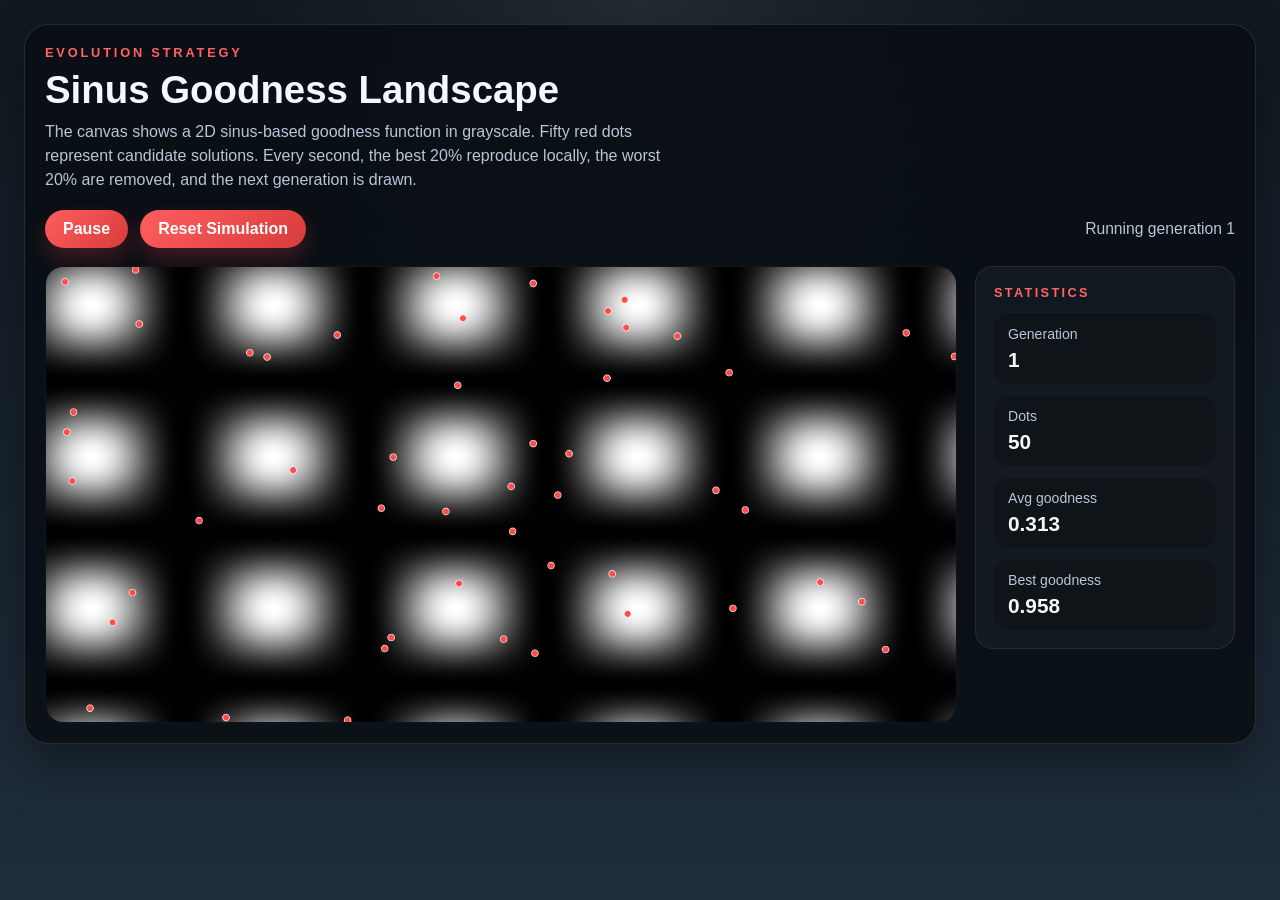
<file: index.html>
<!DOCTYPE html>
<html lang="en">
  <head>
    <meta charset="UTF-8" />
    <meta http-equiv="refresh" content="0; url=main.html" />
    <meta name="viewport" content="width=device-width, initial-scale=1.0" />
    <title>Evolution Strategy Visualization</title>
  </head>
  <body>
    <p>
      Redirecting to <a href="main.html">main.html</a>.
    </p>
  </body>
</html>
</file>
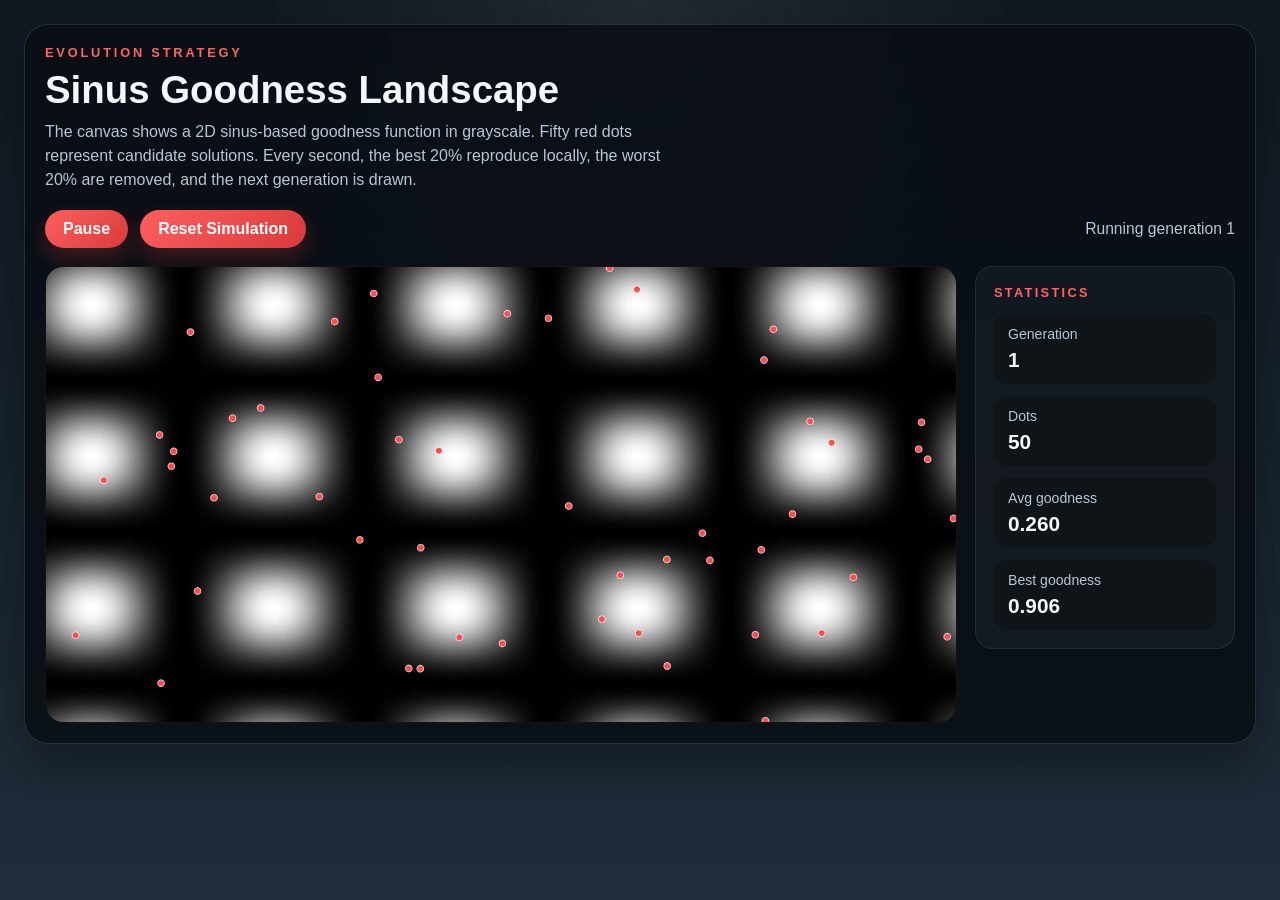
<file: main.html>
<!DOCTYPE html>
<html lang="en">
  <head>
    <meta charset="UTF-8" />
    <meta name="viewport" content="width=device-width, initial-scale=1.0" />
    <title>Evolution Strategy Visualization</title>
    <link rel="stylesheet" href="style.css?v=20260531" />
  </head>
  <body>
    <main class="page">
      <section class="panel">
        <div class="copy">
          <p class="eyebrow">Evolution Strategy</p>
          <h1>Sinus Goodness Landscape</h1>
          <p class="description">
            The canvas shows a 2D sinus-based goodness function in grayscale.
            Fifty red dots represent candidate solutions. Every second, the
            best 20% reproduce locally, the worst 20% are removed, and the next
            generation is drawn.
          </p>
        </div>
        <div class="controls">
          <div class="button-row">
            <button id="pause-button" type="button">Pause</button>
            <button id="reset-button" type="button">Reset Simulation</button>
          </div>
          <p id="status-text" class="status">Running generation loop</p>
        </div>
        <div class="simulation-layout">
          <canvas
            id="evolution-canvas"
            width="1600"
            height="800"
            aria-label="Evolution strategy visualization canvas"
          ></canvas>
          <section class="stats-panel" aria-label="Simulation statistics">
            <p class="stats-eyebrow">Statistics</p>
            <dl class="stats-list">
              <div class="stat-item">
                <dt>Generation</dt>
                <dd id="generation-value">1</dd>
              </div>
              <div class="stat-item">
                <dt>Dots</dt>
                <dd id="dot-count-value">50</dd>
              </div>
              <div class="stat-item">
                <dt>Avg goodness</dt>
                <dd id="average-goodness-value">0.000</dd>
              </div>
              <div class="stat-item">
                <dt>Best goodness</dt>
                <dd id="best-goodness-value">0.000</dd>
              </div>
            </dl>
          </section>
        </div>
      </section>
    </main>

    <script src="script.js?v=20260531"></script>
  </body>
</html>
</file>
<file: style.css>
:root {
  color-scheme: dark;
  --bg-top: #101820;
  --bg-bottom: #1f2d3b;
  --panel: rgba(9, 14, 20, 0.88);
  --panel-border: rgba(255, 255, 255, 0.12);
  --text: #f4f7fb;
  --muted: #b8c6d6;
  --accent: #ff6464;
  --shadow: rgba(0, 0, 0, 0.34);
}

* {
  box-sizing: border-box;
}

body {
  margin: 0;
  min-height: 100vh;
  font-family: "Trebuchet MS", "Segoe UI", sans-serif;
  background:
    radial-gradient(circle at top, rgba(255, 255, 255, 0.08), transparent 36%),
    linear-gradient(180deg, var(--bg-top), var(--bg-bottom));
  color: var(--text);
}

.page {
  display: flex;
  justify-content: center;
  padding: 24px;
}

.panel {
  width: min(100%, 1660px);
  padding: 20px;
  border: 1px solid var(--panel-border);
  border-radius: 24px;
  background: var(--panel);
  box-shadow: 0 22px 50px var(--shadow);
}

.copy {
  margin-bottom: 18px;
}

.eyebrow {
  margin: 0 0 8px;
  color: var(--accent);
  font-size: 0.8rem;
  font-weight: 700;
  letter-spacing: 0.22em;
  text-transform: uppercase;
}

h1 {
  margin: 0 0 8px;
  font-size: clamp(1.8rem, 3vw, 3.2rem);
}

.description {
  margin: 0;
  max-width: 70ch;
  color: var(--muted);
  line-height: 1.5;
}

.controls {
  display: flex;
  align-items: center;
  justify-content: space-between;
  gap: 14px;
  margin: 18px 0;
}

.button-row {
  display: flex;
  flex-wrap: wrap;
  gap: 12px;
}

button {
  appearance: none;
  border: 0;
  border-radius: 999px;
  padding: 10px 18px;
  font: inherit;
  font-weight: 700;
  color: #ffffff;
  background: linear-gradient(135deg, #ff5e5e, #d83b3b);
  cursor: pointer;
  box-shadow: 0 10px 22px rgba(216, 59, 59, 0.28);
  transition:
    transform 120ms ease,
    box-shadow 120ms ease,
    filter 120ms ease;
}

button:hover {
  transform: translateY(-1px);
  box-shadow: 0 14px 26px rgba(216, 59, 59, 0.34);
  filter: brightness(1.05);
}

button:active {
  transform: translateY(0);
}

.status {
  margin: 0;
  color: var(--muted);
  font-size: 0.98rem;
  text-align: right;
}

.simulation-layout {
  display: grid;
  grid-template-columns: minmax(0, 1fr) 260px;
  gap: 18px;
  align-items: start;
}

canvas {
  display: block;
  width: 100%;
  height: auto;
  border-radius: 18px;
  border: 1px solid rgba(255, 255, 255, 0.08);
  background: #000;
}

.stats-panel {
  border: 1px solid rgba(255, 255, 255, 0.08);
  border-radius: 18px;
  padding: 18px;
  background: rgba(255, 255, 255, 0.04);
}

.stats-eyebrow {
  margin: 0 0 14px;
  color: var(--accent);
  font-size: 0.8rem;
  font-weight: 700;
  letter-spacing: 0.18em;
  text-transform: uppercase;
}

.stats-list {
  display: grid;
  gap: 12px;
  margin: 0;
}

.stat-item {
  padding: 12px 14px;
  border-radius: 14px;
  background: rgba(0, 0, 0, 0.22);
}

.stat-item dt {
  margin: 0 0 6px;
  color: var(--muted);
  font-size: 0.88rem;
}

.stat-item dd {
  margin: 0;
  font-size: 1.3rem;
  font-weight: 700;
}

@media (max-width: 900px) {
  .page {
    padding: 12px;
  }

  .controls {
    align-items: flex-start;
    flex-direction: column;
  }

  .status {
    text-align: left;
  }

  .simulation-layout {
    grid-template-columns: 1fr;
  }

  .stats-list {
    grid-template-columns: repeat(auto-fit, minmax(140px, 1fr));
  }

  .panel {
    padding: 14px;
    border-radius: 18px;
  }
}
</file>
